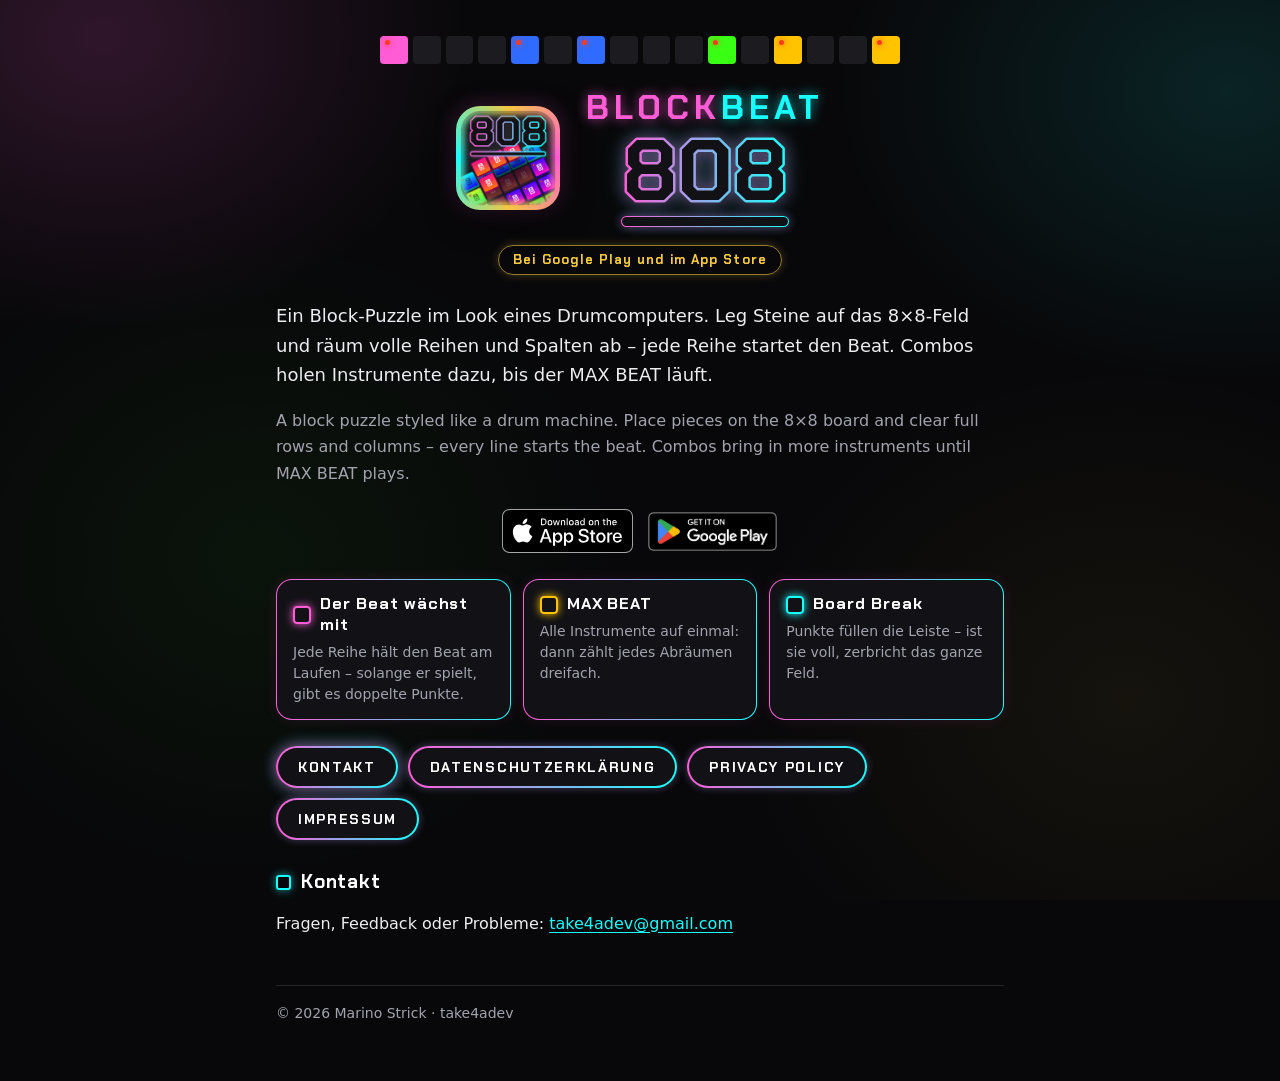
<file: index.html>
<!doctype html>
<html lang="de">
<head>
<meta charset="utf-8">
<meta name="viewport" content="width=device-width,initial-scale=1">
<title>Blockbeat 808</title>
<meta name="description" content="Blockbeat 808 – Block-Puzzle mit einem Beat, der beim Abräumen mitwächst. Für Android und iPhone.">
<meta name="theme-color" content="#08080A">
<link rel="icon" href="icon.png?v=2">
<link rel="stylesheet" href="style.css?v=3">
<script src="stores.js?v=3"></script>
</head>
<body>
<main>
  <div class="steps" aria-hidden="true">
    <span class="on" style="background:#FF5CD6"></span><span></span><span></span><span></span>
    <span class="on" style="background:#2F6BFF"></span><span></span><span class="on" style="background:#2F6BFF"></span><span></span>
    <span></span><span></span><span class="on" style="background:#39FF14"></span><span></span>
    <span class="on" style="background:#FFC300"></span><span></span><span></span><span class="on" style="background:#FFC300"></span>
  </div>

  <div class="hero">
    <img src="icon.png?v=2" alt="App-Symbol von Blockbeat 808">
    <div class="title">
      <div class="t1"><span class="b">BLOCK</span><span class="c">BEAT</span></div>
      <svg viewBox="0 0 200 84" role="img" aria-label="808">
        <defs><linearGradient id="g808" x1="0" x2="1"><stop offset="0" stop-color="#FF5CD6"/><stop offset="1" stop-color="#18FFFF"/></linearGradient></defs>
        <text x="100" y="72" text-anchor="middle" font-family="ChakraPetch, sans-serif" font-weight="700" font-size="86"
          fill="#121216" stroke="url(#g808)" stroke-width="5" stroke-linejoin="round" paint-order="stroke">808</text>
      </svg>
      <div class="bar"></div>
    </div>
  </div>
  <div class="center"><span class="badge" id="badge">Jetzt bei Google Play · bald im App Store</span></div>

  <p class="lead">Ein Block-Puzzle im Look eines Drumcomputers. Leg Steine auf das 8×8-Feld und räum volle
    Reihen und Spalten ab – jede Reihe startet den Beat. Combos holen Instrumente dazu, bis der MAX BEAT läuft.</p>
  <p class="dim">A block puzzle styled like a drum machine. Place pieces on the 8×8 board and clear full rows
    and columns – every line starts the beat. Combos bring in more instruments until MAX BEAT plays.</p>

  <div class="stores" id="stores"><a href="https://play.google.com/store/apps/details?id=com.blockbeat808.game">Google Play</a></div>

  <div class="features">
    <div class="feature" style="--c:#FF5CD6"><b>Der Beat wächst mit</b>
      <p>Jede Reihe hält den Beat am Laufen – solange er spielt, gibt es doppelte Punkte.</p></div>
    <div class="feature" style="--c:#FFC300"><b>MAX BEAT</b>
      <p>Alle Instrumente auf einmal: dann zählt jedes Abräumen dreifach.</p></div>
    <div class="feature" style="--c:#18FFFF"><b>Board Break</b>
      <p>Punkte füllen die Leiste – ist sie voll, zerbricht das ganze Feld.</p></div>
  </div>

  <nav>
    <a class="primary" href="mailto:take4adev@gmail.com">Kontakt</a>
    <a href="datenschutz.html">Datenschutzerklärung</a>
    <a href="privacy.html">Privacy Policy</a>
    <a href="impressum.html">Impressum</a>
  </nav>

  <h2>Kontakt</h2>
  <p>Fragen, Feedback oder Probleme: <a href="mailto:take4adev@gmail.com">take4adev@gmail.com</a></p>

  <footer>© 2026 Marino Strick · take4adev</footer>
</main>
<script>
  // The iPhone button and badge follow stores.js (owner 2026-11-11).
  if (BB.appleLive) document.getElementById('badge').textContent = 'Bei Google Play und im App Store';
  BB.badges(document.getElementById('stores'));
</script>
</body>
</html>
</file>
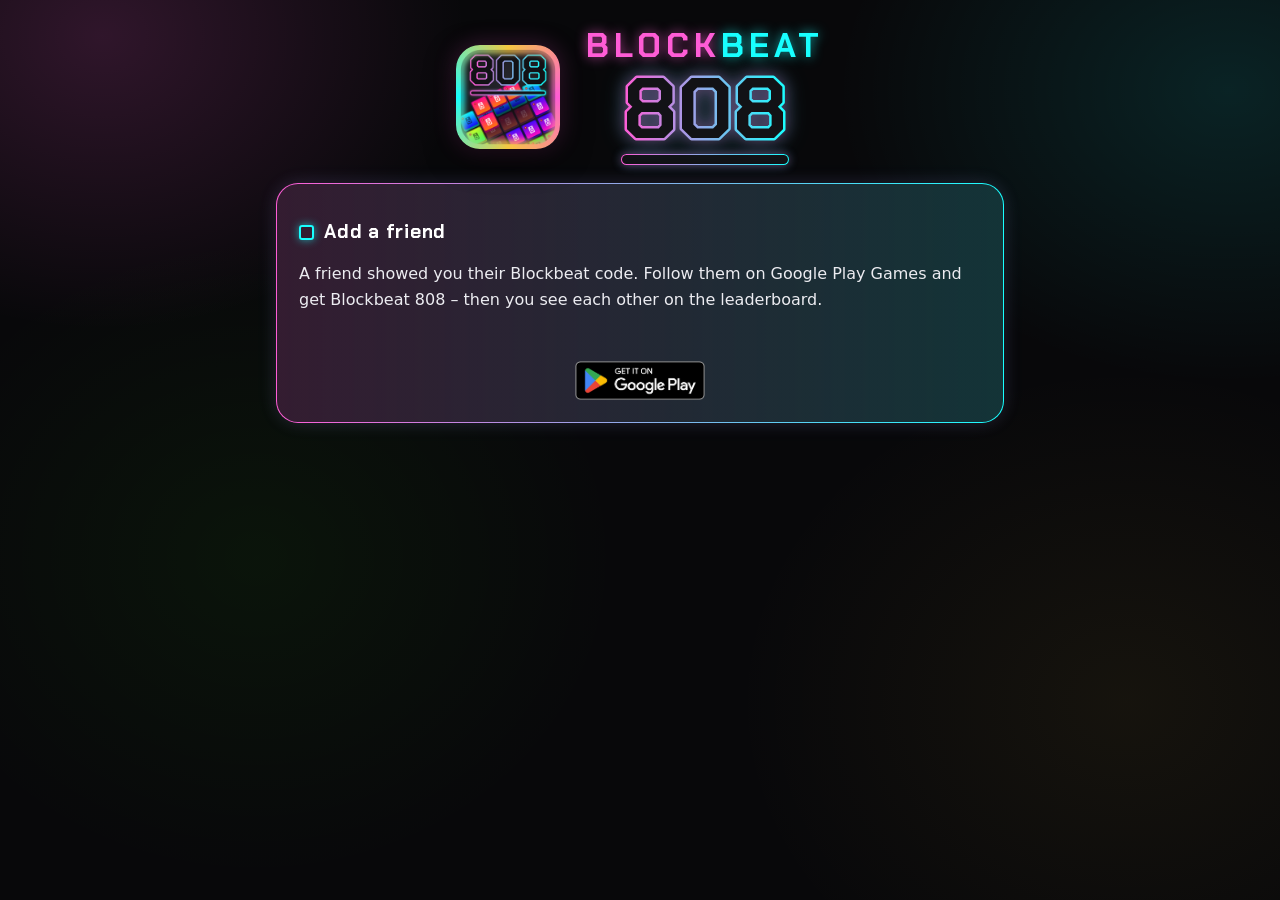
<file: add/index.html>
<!doctype html>
<html lang="de">
<head>
<meta charset="utf-8">
<meta name="viewport" content="width=device-width,initial-scale=1">
<title>Freund hinzufügen – Blockbeat 808</title>
<meta name="robots" content="noindex">
<meta name="theme-color" content="#08080A">
<link rel="icon" href="../icon.png?v=2">
<link rel="stylesheet" href="../style.css?v=3">
<!-- Friend QR code from the game (owner 2026-11-02, lib/ui/invite.dart): with
     the game installed Android opens this link in the game itself (App Link,
     ../.well-known/assetlinks.json), which opens the friend's Play Games
     profile. This page only shows without the game (owner's variant B
     2026-11-03): "follow" = the profile by Play Games name (?n=, Google's
     share link my.play/<name>), and the store. Old codes carried ?p=<id>.
     iPhone (owner 2026-11-11): no Play Games there, so only the App Store
     (../stores.js). -->
<script src="../stores.js?v=3"></script>
</head>
<body>
<main>
  <div class="hero">
    <img src="../icon.png?v=2" alt="">
    <div class="title">
      <div class="t1"><span class="b">BLOCK</span><span class="c">BEAT</span></div>
      <svg viewBox="0 0 200 84" role="img" aria-label="808">
        <defs><linearGradient id="g808" x1="0" x2="1"><stop offset="0" stop-color="#FF5CD6"/><stop offset="1" stop-color="#18FFFF"/></linearGradient></defs>
        <text x="100" y="72" text-anchor="middle" font-family="ChakraPetch, sans-serif" font-weight="700" font-size="86"
          fill="#121216" stroke="url(#g808)" stroke-width="5" stroke-linejoin="round" paint-order="stroke">808</text>
      </svg>
      <div class="bar"></div>
    </div>
  </div>
  <div class="card">
    <h2 id="h">Freund hinzufügen</h2>
    <p id="p">Ein Freund hat dir seinen Blockbeat-Code gezeigt. Folge ihm bei Google Play Spiele und hol dir
      Blockbeat 808 – dann seht ihr euch in der Bestenliste.</p>
    <nav>
      <a class="primary" id="follow" href="https://play.google.com/games/profile">Profil folgen</a>
    </nav>
    <div class="stores" id="store"><a href="https://play.google.com/store/apps/details?id=com.blockbeat808.game">Google Play</a></div>
  </div>
</main>
<script>
  (function () {
    var name = new URLSearchParams(location.search).get('n') || '';
    var follow = document.getElementById('follow');
    if (/^[^\/?#&<>"\\]{1,40}$/.test(name)) {
      follow.href = 'https://my.play/' + encodeURIComponent(name);
    } else {
      // An old code (player id) or none: no profile to open.
      follow.style.display = 'none';
    }
    var store = document.getElementById('store'), p = document.getElementById('p');
    if (!BB.de) {
      document.documentElement.lang = 'en';
      document.title = 'Add a friend – Blockbeat 808';
      document.getElementById('h').textContent = 'Add a friend';
      p.textContent = 'A friend showed you their Blockbeat code. Follow them on Google ' +
        'Play Games and get Blockbeat 808 – then you see each other on the leaderboard.';
      follow.textContent = 'Follow profile';
    }
    if (BB.ios) {
      // No Google Play Games on the iPhone: only the game itself.
      follow.style.display = 'none';
      BB.badges(store, 'apple', '../');
      if (BB.appleLive) {
        p.textContent = BB.de ? 'Ein Freund hat dir seinen Blockbeat-Code gezeigt. Hol dir Blockbeat 808 im App Store!'
            : 'A friend showed you their Blockbeat code. Get Blockbeat 808 on the App Store!';
      } else {
        p.textContent = BB.de ? 'Ein Freund hat dir seinen Blockbeat-Code gezeigt. Auf dem iPhone kommt Blockbeat 808 bald in den App Store.'
            : 'A friend showed you their Blockbeat code. Blockbeat 808 is coming to the App Store for iPhone soon.';
      }
    } else {
      BB.badges(store, 'play', '../');
    }
  })();
</script>
</body>
</html>
</file>
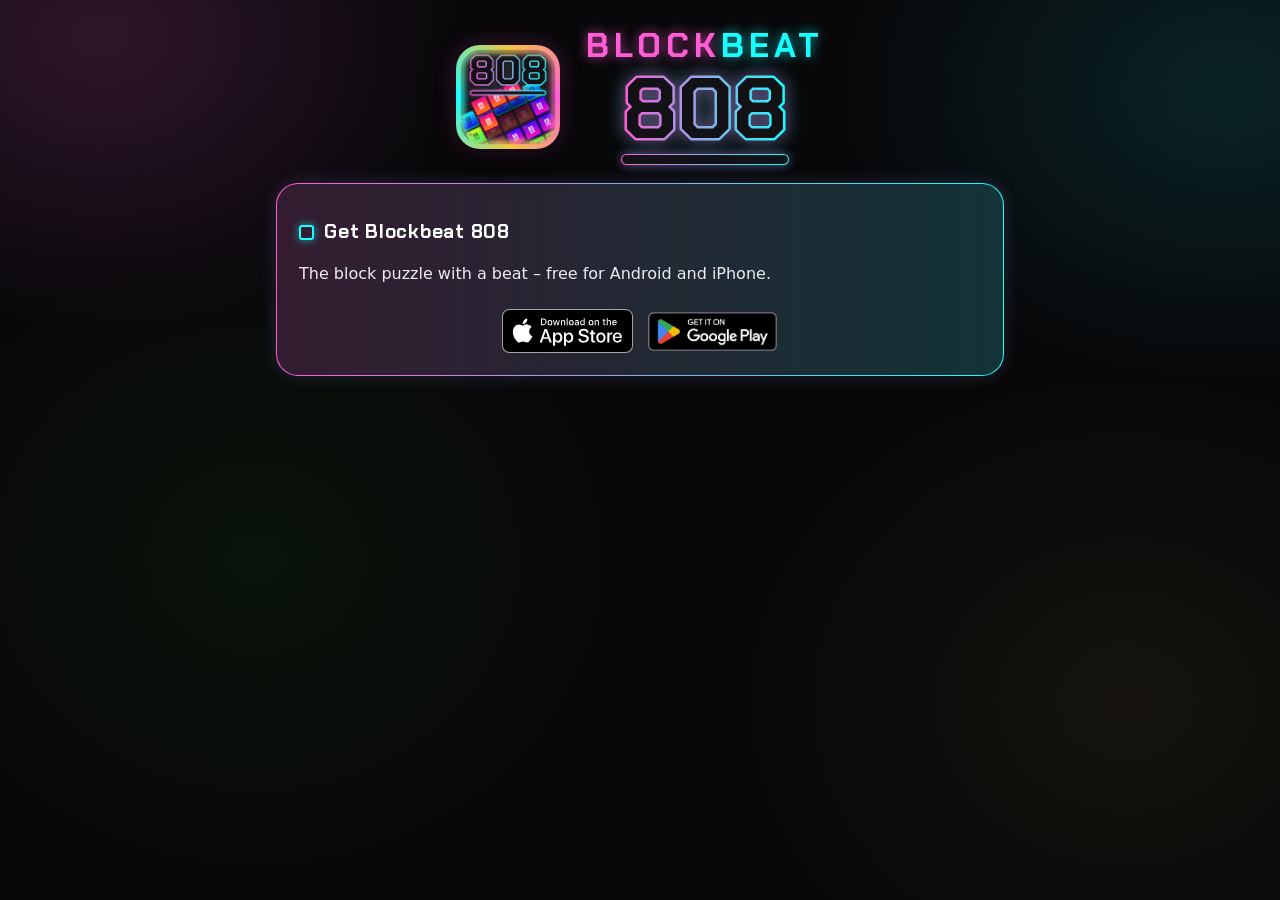
<file: get/index.html>
<!doctype html>
<html lang="de">
<head>
<meta charset="utf-8">
<meta name="viewport" content="width=device-width,initial-scale=1">
<title>Blockbeat 808 – the block puzzle with a beat</title>
<meta name="description" content="Free for Android and iPhone. No pop-up ads.">
<meta name="theme-color" content="#08080A">
<!-- Link preview in Teams, WhatsApp, Slack etc. (owner 2026-11-13: English,
     with a picture; share.png = 1200x630, made from the site's own logo). -->
<meta property="og:type" content="website">
<meta property="og:site_name" content="Blockbeat 808">
<meta property="og:title" content="Blockbeat 808 – the block puzzle with a beat">
<meta property="og:description" content="Free for Android and iPhone. No pop-up ads.">
<meta property="og:image" content="https://blockbeat808.github.io/share.png">
<meta property="og:image:width" content="1200">
<meta property="og:image:height" content="630">
<meta name="twitter:card" content="summary_large_image">
<link rel="icon" href="../icon.png?v=2">
<link rel="stylesheet" href="../style.css?v=3">
<!-- One link for everyone (owner 2026-11-11): Android -> Google Play,
     iPhone -> App Store (once ../stores.js says appleLive), everything else
     (computer, iPhone before the release) sees both buttons. Used by the
     game's "Einladen" text (lib/ui/invite.dart) and for posters/videos. -->
<script src="../stores.js?v=3"></script>
<script>
  if (BB.android) location.replace(BB.play);
  else if (BB.ios && BB.appleLive) location.replace(BB.apple);
</script>
</head>
<body>
<main>
  <div class="hero">
    <img src="../icon.png?v=2" alt="">
    <div class="title">
      <div class="t1"><span class="b">BLOCK</span><span class="c">BEAT</span></div>
      <svg viewBox="0 0 200 84" role="img" aria-label="808">
        <defs><linearGradient id="g808" x1="0" x2="1"><stop offset="0" stop-color="#FF5CD6"/><stop offset="1" stop-color="#18FFFF"/></linearGradient></defs>
        <text x="100" y="72" text-anchor="middle" font-family="ChakraPetch, sans-serif" font-weight="700" font-size="86"
          fill="#121216" stroke="url(#g808)" stroke-width="5" stroke-linejoin="round" paint-order="stroke">808</text>
      </svg>
      <div class="bar"></div>
    </div>
  </div>
  <div class="card">
    <h2 id="h">Blockbeat 808 holen</h2>
    <p id="p">Das Block-Puzzle mit dem Beat – kostenlos für Android und iPhone.</p>
    <div class="stores" id="stores"><a href="https://play.google.com/store/apps/details?id=com.blockbeat808.game">Google Play</a></div>
  </div>
</main>
<script>
  (function () {
    var p = document.getElementById('p');
    BB.badges(document.getElementById('stores'), null, '../');
    if (!BB.appleLive && BB.ios) p.textContent = BB.de ? 'Auf dem iPhone kommt Blockbeat 808 bald in den App Store.'
        : 'Blockbeat 808 is coming to the App Store for iPhone soon.';
    if (!BB.de) {
      document.documentElement.lang = 'en';
      document.getElementById('h').textContent = 'Get Blockbeat 808';
      if (BB.appleLive || !BB.ios) p.textContent = 'The block puzzle with a beat – free for Android and iPhone.';
    }
  })();
</script>
</body>
</html>
</file>
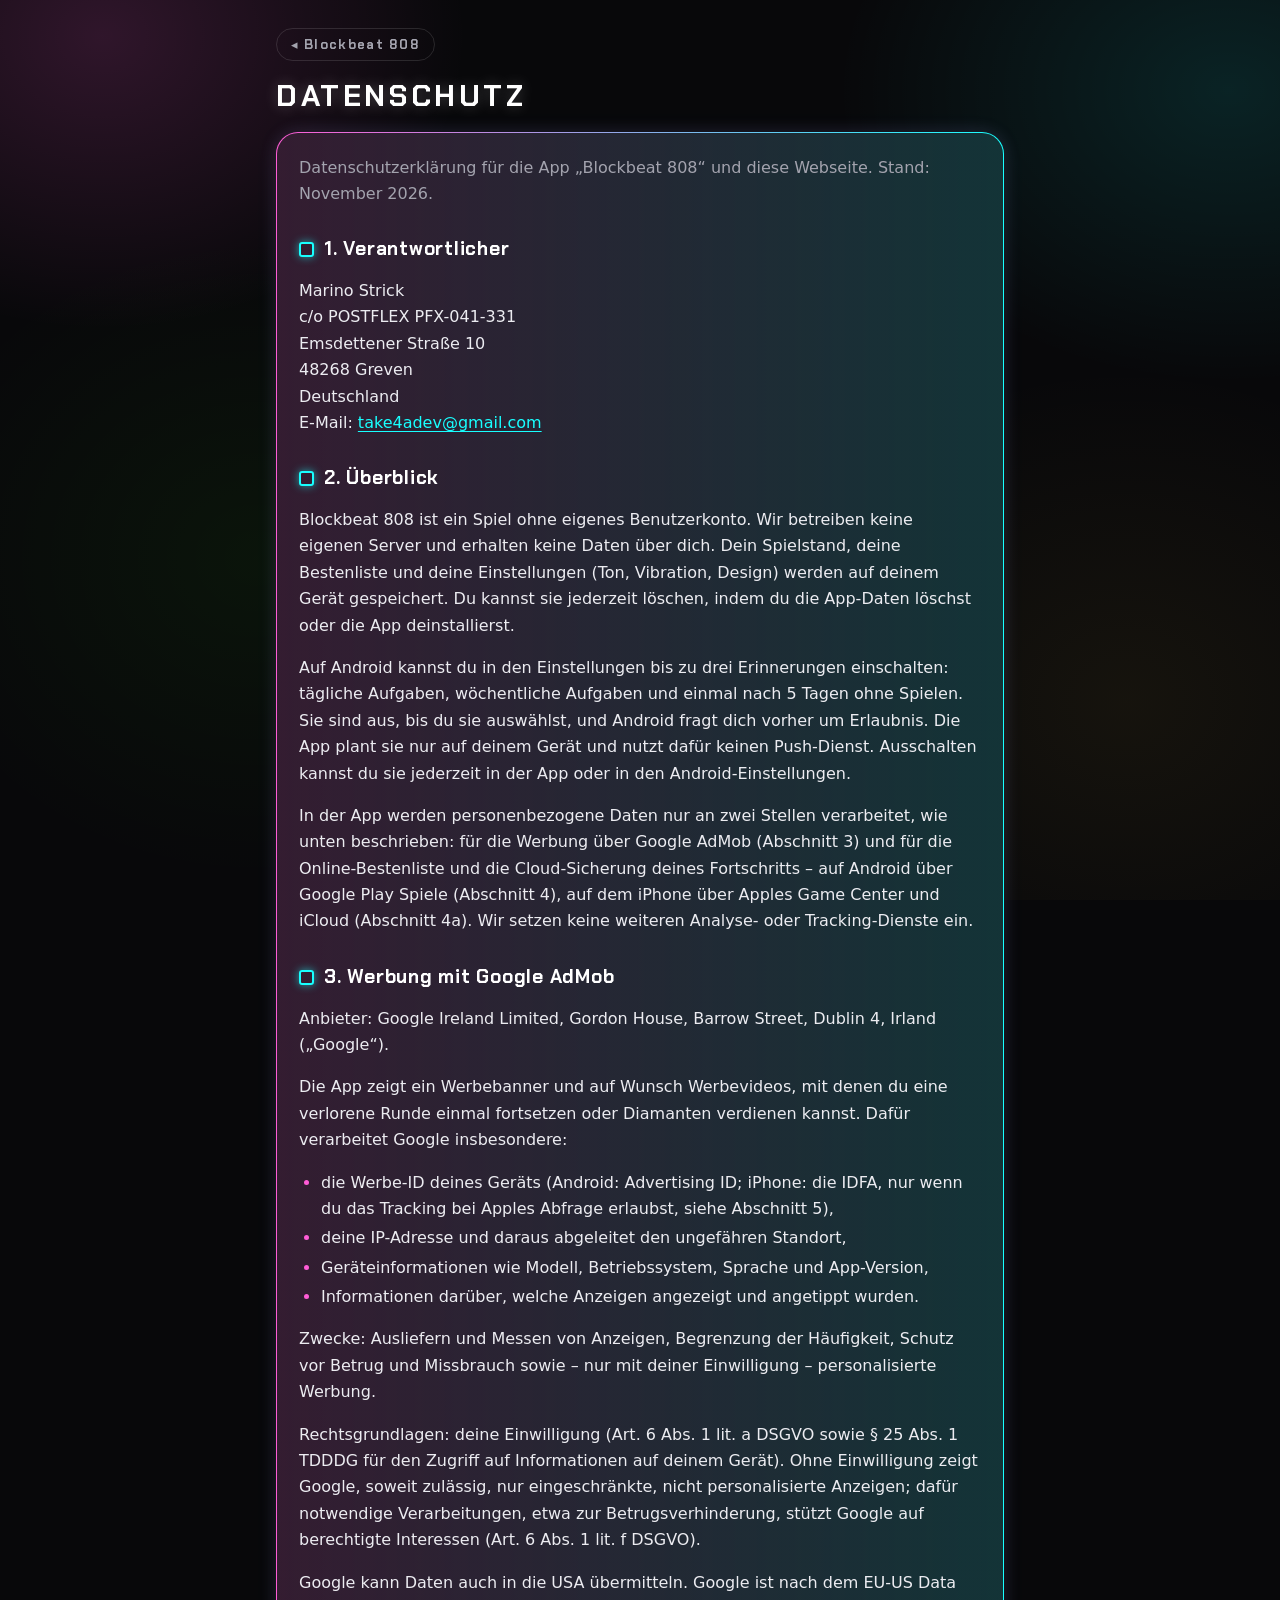
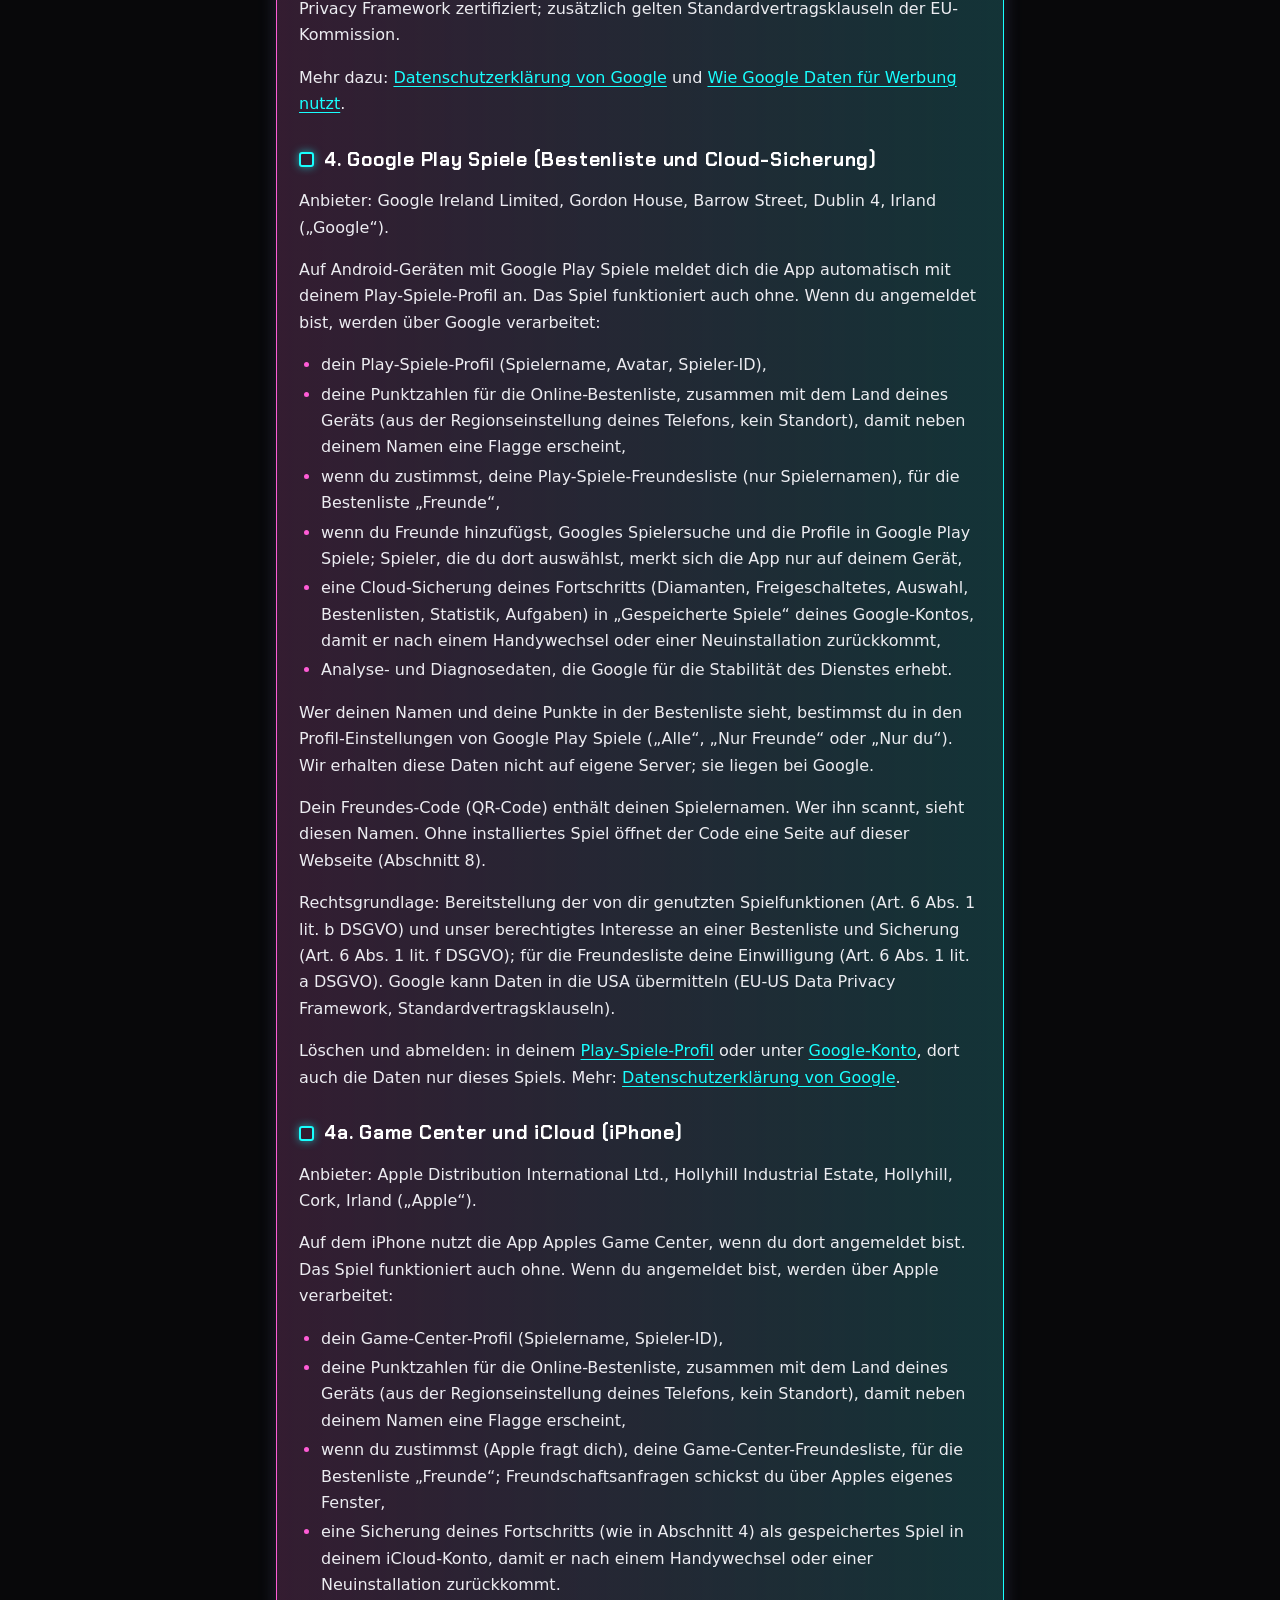
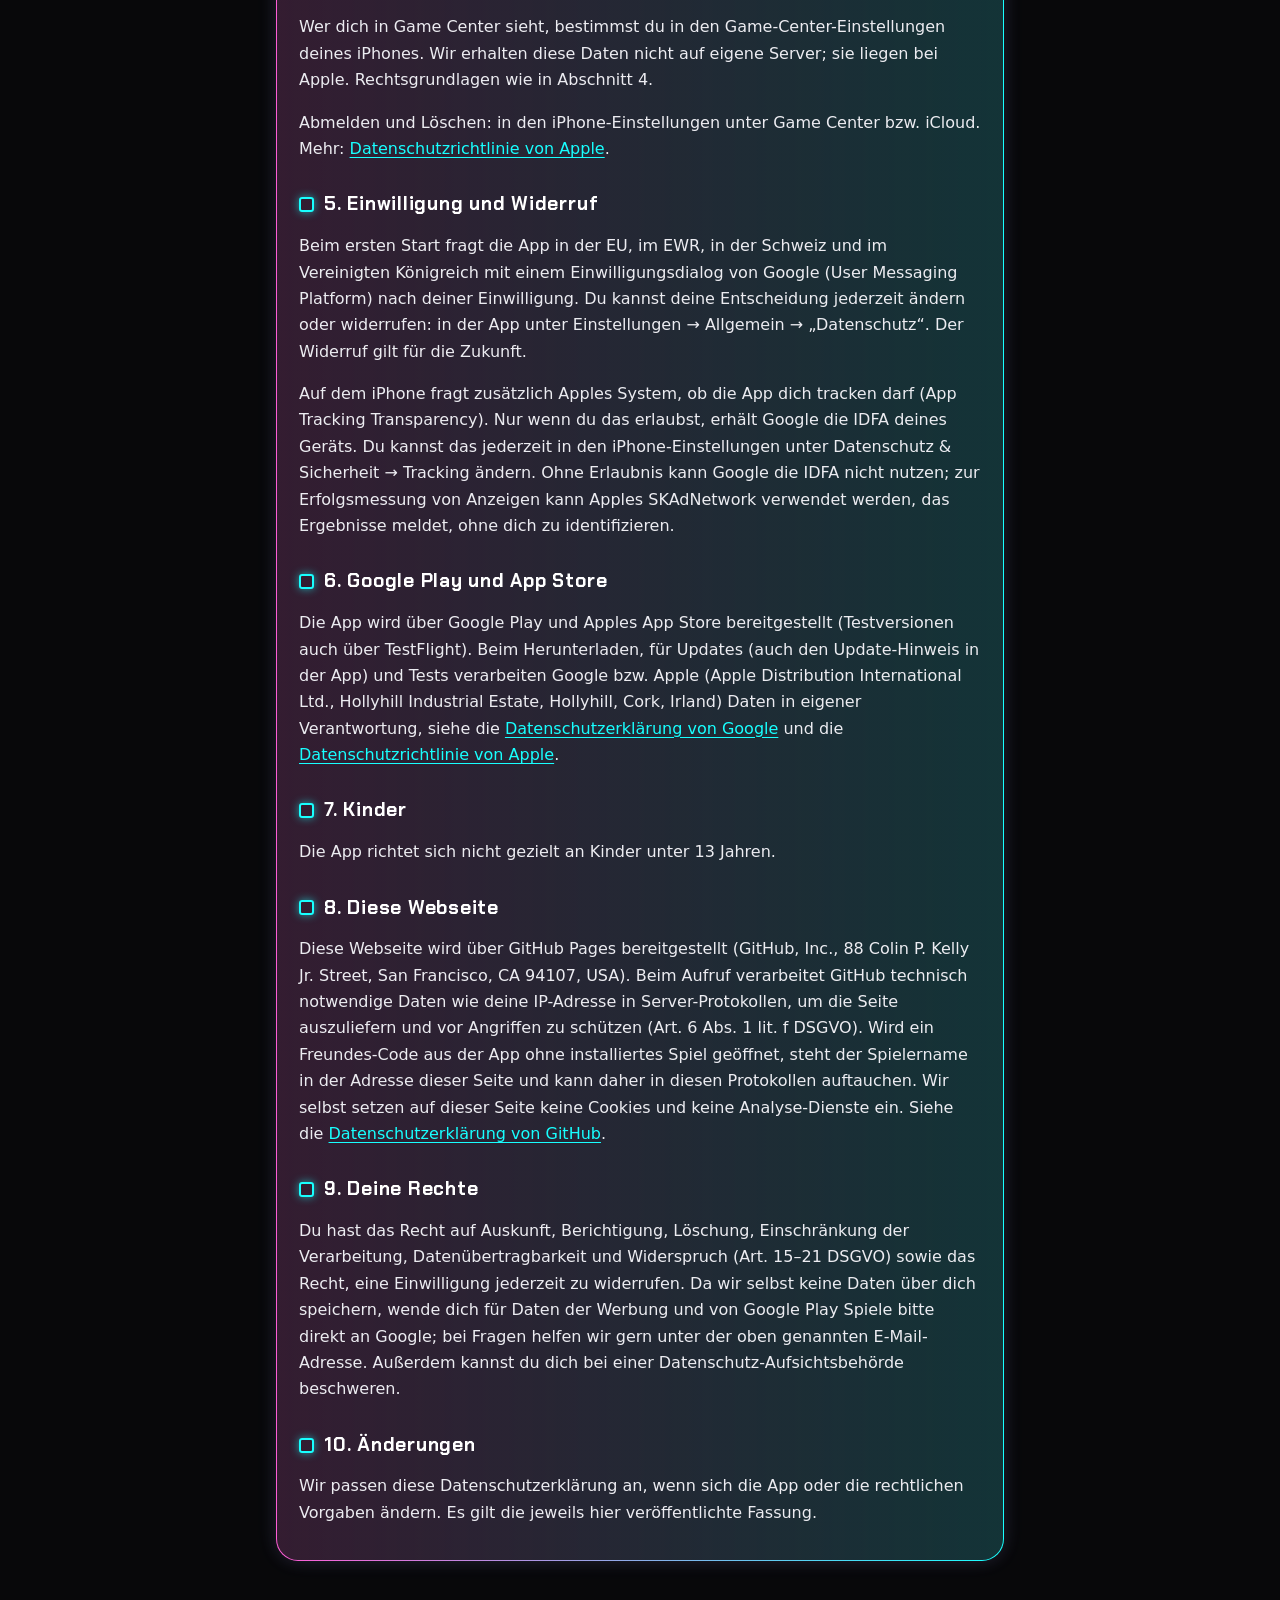
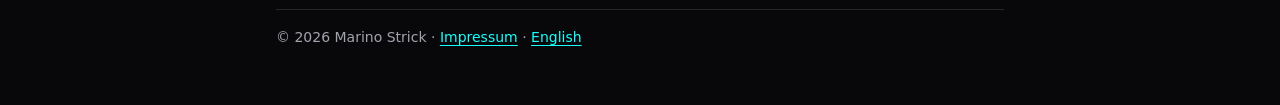
<file: datenschutz.html>
<!doctype html>
<html lang="de">
<head>
<meta charset="utf-8">
<meta name="viewport" content="width=device-width,initial-scale=1">
<title>Datenschutzerklärung – Blockbeat 808</title>
<meta name="theme-color" content="#08080A">
<link rel="icon" href="icon.png?v=2">
<link rel="stylesheet" href="style.css?v=2">
</head>
<body>
<main>
  <a class="back" href="index.html">◂ Blockbeat 808</a>
  <h1>DATENSCHUTZ</h1>
  <div class="card">
  <p class="dim">Datenschutzerklärung für die App „Blockbeat 808“ und diese Webseite. Stand: November 2026.</p>

  <h2>1. Verantwortlicher</h2>
  <p>Marino Strick<br>c/o POSTFLEX PFX-041-331<br>Emsdettener Straße 10<br>48268 Greven<br>Deutschland<br>
    E-Mail: <a href="mailto:take4adev@gmail.com">take4adev@gmail.com</a></p>

  <h2>2. Überblick</h2>
  <p>Blockbeat 808 ist ein Spiel ohne eigenes Benutzerkonto. Wir betreiben keine eigenen Server und
    erhalten keine Daten über dich. Dein Spielstand, deine Bestenliste und deine Einstellungen (Ton,
    Vibration, Design) werden auf deinem Gerät gespeichert. Du kannst sie jederzeit löschen, indem du die
    App-Daten löschst oder die App deinstallierst.</p>
  <p>Auf Android kannst du in den Einstellungen bis zu drei Erinnerungen einschalten: tägliche Aufgaben,
    wöchentliche Aufgaben und einmal nach 5 Tagen ohne Spielen. Sie sind aus, bis du sie auswählst, und Android
    fragt dich vorher um Erlaubnis. Die App plant sie nur auf deinem Gerät und nutzt dafür keinen Push-Dienst.
    Ausschalten kannst du sie jederzeit in der App oder in den Android-Einstellungen.</p>
  <p>In der App werden personenbezogene Daten nur an zwei Stellen verarbeitet, wie unten beschrieben: für die
    Werbung über Google AdMob (Abschnitt 3) und für die Online-Bestenliste und die Cloud-Sicherung deines
    Fortschritts – auf Android über Google Play Spiele (Abschnitt 4), auf dem iPhone über Apples Game Center
    und iCloud (Abschnitt 4a). Wir setzen keine
    weiteren Analyse- oder Tracking-Dienste ein.</p>

  <h2>3. Werbung mit Google AdMob</h2>
  <p>Anbieter: Google Ireland Limited, Gordon House, Barrow Street, Dublin 4, Irland („Google“).</p>
  <p>Die App zeigt ein Werbebanner und auf Wunsch Werbevideos, mit denen du eine verlorene Runde einmal
    fortsetzen oder Diamanten verdienen kannst. Dafür verarbeitet Google insbesondere:</p>
  <ul>
    <li>die Werbe-ID deines Geräts (Android: Advertising ID; iPhone: die IDFA, nur wenn du das Tracking
      bei Apples Abfrage erlaubst, siehe Abschnitt 5),</li>
    <li>deine IP-Adresse und daraus abgeleitet den ungefähren Standort,</li>
    <li>Geräteinformationen wie Modell, Betriebssystem, Sprache und App-Version,</li>
    <li>Informationen darüber, welche Anzeigen angezeigt und angetippt wurden.</li>
  </ul>
  <p>Zwecke: Ausliefern und Messen von Anzeigen, Begrenzung der Häufigkeit, Schutz vor Betrug und
    Missbrauch sowie – nur mit deiner Einwilligung – personalisierte Werbung.</p>
  <p>Rechtsgrundlagen: deine Einwilligung (Art. 6 Abs. 1 lit. a DSGVO sowie § 25 Abs. 1 TDDDG für den
    Zugriff auf Informationen auf deinem Gerät). Ohne Einwilligung zeigt Google, soweit zulässig, nur
    eingeschränkte, nicht personalisierte Anzeigen; dafür notwendige Verarbeitungen, etwa zur
    Betrugsverhinderung, stützt Google auf berechtigte Interessen (Art. 6 Abs. 1 lit. f DSGVO).</p>
  <p>Google kann Daten auch in die USA übermitteln. Google ist nach dem EU-US Data Privacy Framework
    zertifiziert; zusätzlich gelten Standardvertragsklauseln der EU-Kommission.</p>
  <p>Mehr dazu: <a href="https://policies.google.com/privacy">Datenschutzerklärung von Google</a> und
    <a href="https://policies.google.com/technologies/ads">Wie Google Daten für Werbung nutzt</a>.</p>

  <h2>4. Google Play Spiele (Bestenliste und Cloud-Sicherung)</h2>
  <p>Anbieter: Google Ireland Limited, Gordon House, Barrow Street, Dublin 4, Irland („Google“).</p>
  <p>Auf Android-Geräten mit Google Play Spiele meldet dich die App automatisch mit deinem Play-Spiele-Profil
    an. Das Spiel funktioniert auch ohne. Wenn du angemeldet bist, werden über Google verarbeitet:</p>
  <ul>
    <li>dein Play-Spiele-Profil (Spielername, Avatar, Spieler-ID),</li>
    <li>deine Punktzahlen für die Online-Bestenliste, zusammen mit dem Land deines Geräts (aus der
      Regionseinstellung deines Telefons, kein Standort), damit neben deinem Namen eine Flagge erscheint,</li>
    <li>wenn du zustimmst, deine Play-Spiele-Freundesliste (nur Spielernamen), für die Bestenliste „Freunde“,</li>
    <li>wenn du Freunde hinzufügst, Googles Spielersuche und die Profile in Google Play Spiele; Spieler, die du
      dort auswählst, merkt sich die App nur auf deinem Gerät,</li>
    <li>eine Cloud-Sicherung deines Fortschritts (Diamanten, Freigeschaltetes, Auswahl, Bestenlisten,
      Statistik, Aufgaben) in „Gespeicherte Spiele“ deines Google-Kontos, damit er nach einem Handywechsel
      oder einer Neuinstallation zurückkommt,</li>
    <li>Analyse- und Diagnosedaten, die Google für die Stabilität des Dienstes erhebt.</li>
  </ul>
  <p>Wer deinen Namen und deine Punkte in der Bestenliste sieht, bestimmst du in den Profil-Einstellungen
    von Google Play Spiele („Alle“, „Nur Freunde“ oder „Nur du“). Wir erhalten diese Daten nicht auf eigene
    Server; sie liegen bei Google.</p>
  <p>Dein Freundes-Code (QR-Code) enthält deinen Spielernamen. Wer ihn scannt, sieht diesen Namen. Ohne
    installiertes Spiel öffnet der Code eine Seite auf dieser Webseite (Abschnitt 8).</p>
  <p>Rechtsgrundlage: Bereitstellung der von dir genutzten Spielfunktionen (Art. 6 Abs. 1 lit. b DSGVO)
    und unser berechtigtes Interesse an einer Bestenliste und Sicherung (Art. 6 Abs. 1 lit. f DSGVO);
    für die Freundesliste deine Einwilligung (Art. 6 Abs. 1 lit. a DSGVO). Google kann Daten in die USA
    übermitteln (EU-US Data Privacy Framework, Standardvertragsklauseln).</p>
  <p>Löschen und abmelden: in deinem <a href="https://play.google.com/games/profile">Play-Spiele-Profil</a>
    oder unter <a href="https://myaccount.google.com">Google-Konto</a>, dort auch die Daten nur dieses Spiels.
    Mehr: <a href="https://policies.google.com/privacy">Datenschutzerklärung von Google</a>.</p>

  <h2>4a. Game Center und iCloud (iPhone)</h2>
  <p>Anbieter: Apple Distribution International Ltd., Hollyhill Industrial Estate, Hollyhill, Cork, Irland („Apple“).</p>
  <p>Auf dem iPhone nutzt die App Apples Game Center, wenn du dort angemeldet bist. Das Spiel funktioniert auch
    ohne. Wenn du angemeldet bist, werden über Apple verarbeitet:</p>
  <ul>
    <li>dein Game-Center-Profil (Spielername, Spieler-ID),</li>
    <li>deine Punktzahlen für die Online-Bestenliste, zusammen mit dem Land deines Geräts (aus der
      Regionseinstellung deines Telefons, kein Standort), damit neben deinem Namen eine Flagge erscheint,</li>
    <li>wenn du zustimmst (Apple fragt dich), deine Game-Center-Freundesliste, für die Bestenliste „Freunde“;
      Freundschaftsanfragen schickst du über Apples eigenes Fenster,</li>
    <li>eine Sicherung deines Fortschritts (wie in Abschnitt 4) als gespeichertes Spiel in deinem
      iCloud-Konto, damit er nach einem Handywechsel oder einer Neuinstallation zurückkommt.</li>
  </ul>
  <p>Wer dich in Game Center sieht, bestimmst du in den Game-Center-Einstellungen deines iPhones. Wir erhalten
    diese Daten nicht auf eigene Server; sie liegen bei Apple. Rechtsgrundlagen wie in Abschnitt 4.</p>
  <p>Abmelden und Löschen: in den iPhone-Einstellungen unter Game Center bzw. iCloud. Mehr:
    <a href="https://www.apple.com/de/legal/privacy/">Datenschutzrichtlinie von Apple</a>.</p>

  <h2>5. Einwilligung und Widerruf</h2>
  <p>Beim ersten Start fragt die App in der EU, im EWR, in der Schweiz und im Vereinigten Königreich mit
    einem Einwilligungsdialog von Google (User Messaging Platform) nach deiner Einwilligung. Du kannst
    deine Entscheidung jederzeit ändern oder widerrufen: in der App unter Einstellungen → Allgemein →
    „Datenschutz“. Der Widerruf gilt für die Zukunft.</p>
  <p>Auf dem iPhone fragt zusätzlich Apples System, ob die App dich tracken darf (App Tracking
    Transparency). Nur wenn du das erlaubst, erhält Google die IDFA deines Geräts. Du kannst das jederzeit
    in den iPhone-Einstellungen unter Datenschutz &amp; Sicherheit → Tracking ändern. Ohne Erlaubnis kann
    Google die IDFA nicht nutzen; zur Erfolgsmessung von Anzeigen kann Apples SKAdNetwork verwendet werden,
    das Ergebnisse meldet, ohne dich zu identifizieren.</p>

  <h2>6. Google Play und App Store</h2>
  <p>Die App wird über Google Play und Apples App Store bereitgestellt (Testversionen auch über TestFlight).
    Beim Herunterladen, für Updates (auch den Update-Hinweis in der App) und Tests verarbeiten Google bzw. Apple (Apple Distribution International
    Ltd., Hollyhill Industrial Estate, Hollyhill, Cork, Irland) Daten in eigener Verantwortung, siehe die
    <a href="https://policies.google.com/privacy">Datenschutzerklärung von Google</a> und die
    <a href="https://www.apple.com/de/legal/privacy/">Datenschutzrichtlinie von Apple</a>.</p>

  <h2>7. Kinder</h2>
  <p>Die App richtet sich nicht gezielt an Kinder unter 13 Jahren.</p>

  <h2>8. Diese Webseite</h2>
  <p>Diese Webseite wird über GitHub Pages bereitgestellt (GitHub, Inc., 88 Colin P. Kelly Jr. Street,
    San Francisco, CA 94107, USA). Beim Aufruf verarbeitet GitHub technisch notwendige Daten wie deine
    IP-Adresse in Server-Protokollen, um die Seite auszuliefern und vor Angriffen zu schützen
    (Art. 6 Abs. 1 lit. f DSGVO). Wird ein Freundes-Code aus der App ohne installiertes Spiel geöffnet, steht der
    Spielername in der Adresse dieser Seite und kann daher in diesen Protokollen auftauchen. Wir selbst setzen auf dieser Seite keine Cookies und keine Analyse-Dienste
    ein. Siehe die <a href="https://docs.github.com/site-policy/privacy-policies/github-general-privacy-statement">Datenschutzerklärung von GitHub</a>.</p>

  <h2>9. Deine Rechte</h2>
  <p>Du hast das Recht auf Auskunft, Berichtigung, Löschung, Einschränkung der Verarbeitung,
    Datenübertragbarkeit und Widerspruch (Art. 15–21 DSGVO) sowie das Recht, eine Einwilligung jederzeit zu
    widerrufen. Da wir selbst keine Daten über dich speichern, wende dich für Daten der Werbung und von
    Google Play Spiele bitte direkt an Google; bei Fragen helfen wir gern unter der oben genannten E-Mail-Adresse. Außerdem kannst
    du dich bei einer Datenschutz-Aufsichtsbehörde beschweren.</p>

  <h2>10. Änderungen</h2>
  <p>Wir passen diese Datenschutzerklärung an, wenn sich die App oder die rechtlichen Vorgaben ändern.
    Es gilt die jeweils hier veröffentlichte Fassung.</p>

  </div>

  <footer>© 2026 Marino Strick · <a href="impressum.html">Impressum</a> · <a href="privacy.html">English</a></footer>
</main>
</body>
</html>
</file>
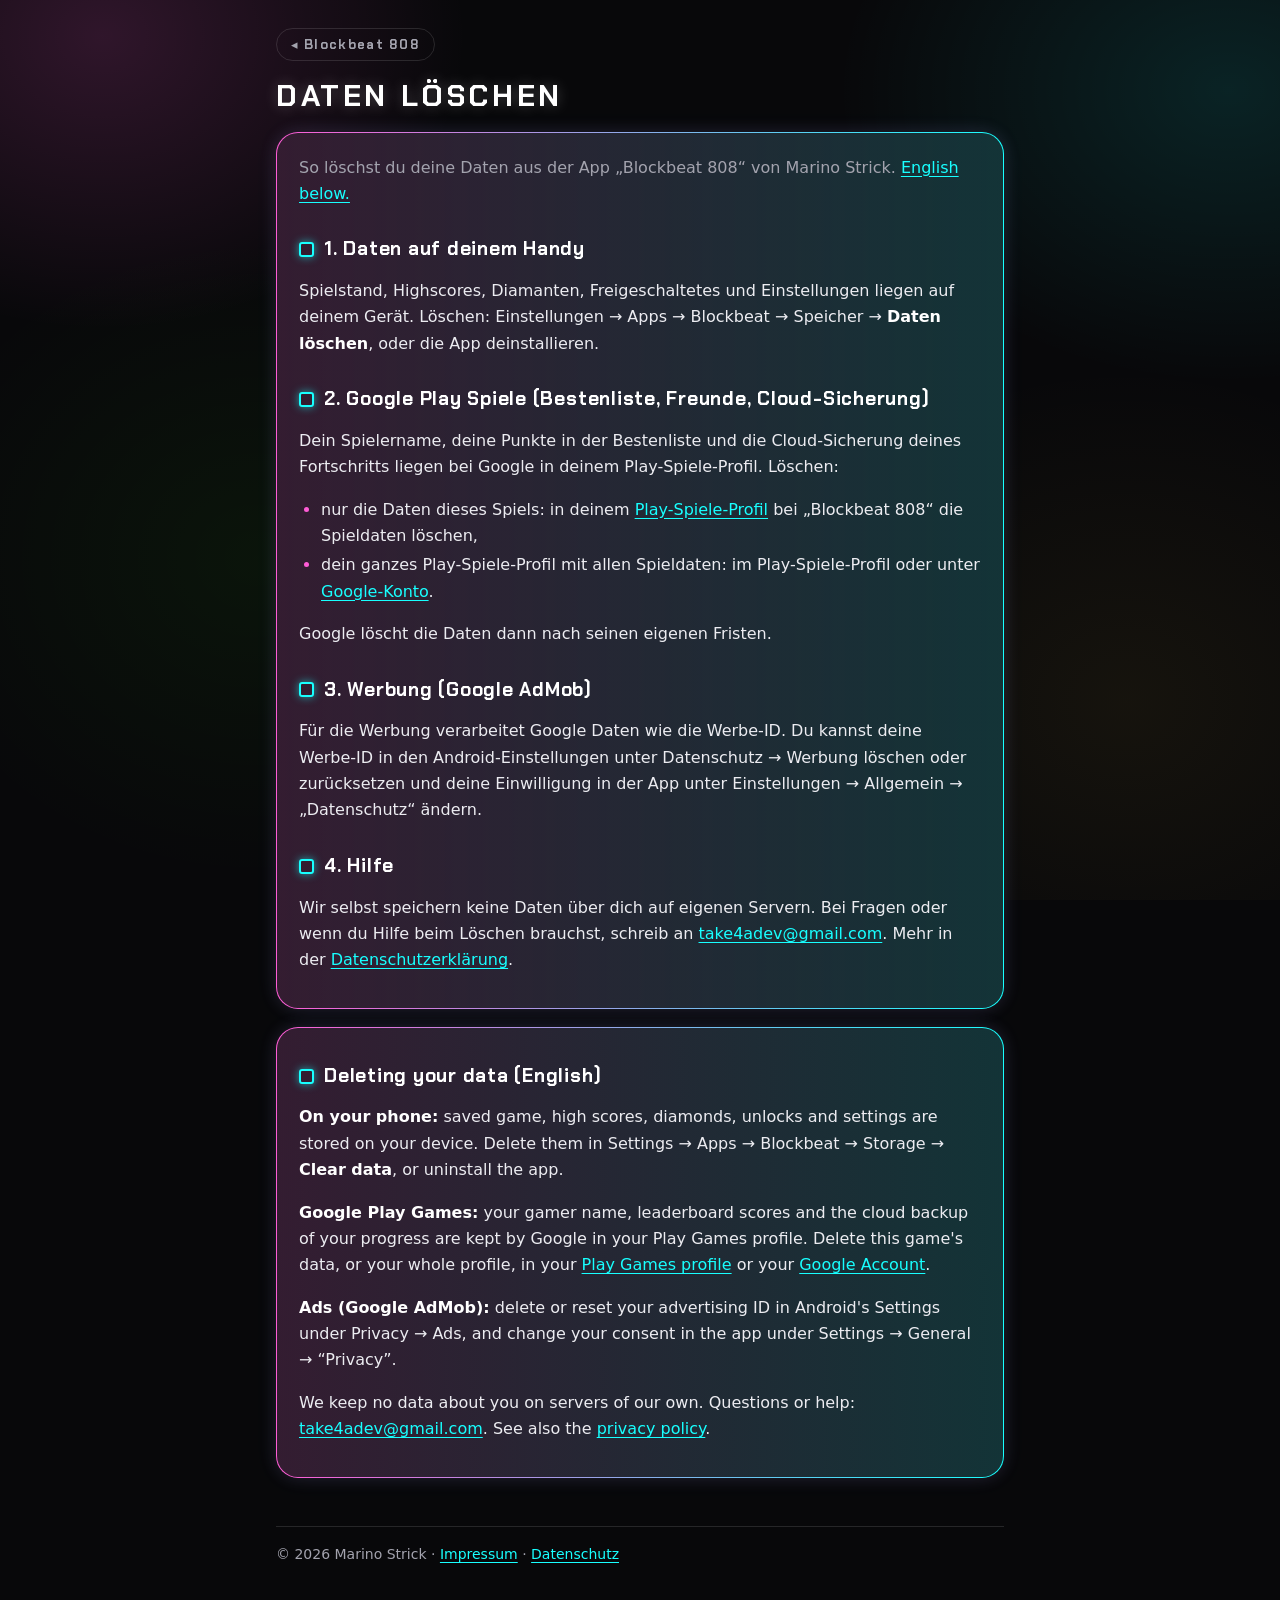
<file: delete.html>
<!doctype html>
<html lang="de">
<head>
<meta charset="utf-8">
<meta name="viewport" content="width=device-width,initial-scale=1">
<title>Daten löschen – Blockbeat 808</title>
<meta name="theme-color" content="#08080A">
<link rel="icon" href="icon.png?v=2">
<link rel="stylesheet" href="style.css?v=2">
<!-- Linked from the Play Console data safety form (owner 2026-11-02). -->
</head>
<body>
<main>
  <a class="back" href="index.html">◂ Blockbeat 808</a>
  <h1>DATEN LÖSCHEN</h1>
  <div class="card">
    <p class="dim">So löschst du deine Daten aus der App „Blockbeat 808“ von Marino Strick.
      <a href="#en">English below.</a></p>

    <h2>1. Daten auf deinem Handy</h2>
    <p>Spielstand, Highscores, Diamanten, Freigeschaltetes und Einstellungen liegen auf deinem Gerät.
      Löschen: Einstellungen → Apps → Blockbeat → Speicher → <b>Daten löschen</b>, oder die App deinstallieren.</p>

    <h2>2. Google Play Spiele (Bestenliste, Freunde, Cloud-Sicherung)</h2>
    <p>Dein Spielername, deine Punkte in der Bestenliste und die Cloud-Sicherung deines Fortschritts liegen bei
      Google in deinem Play-Spiele-Profil. Löschen:</p>
    <ul>
      <li>nur die Daten dieses Spiels: in deinem <a href="https://play.google.com/games/profile">Play-Spiele-Profil</a>
        bei „Blockbeat 808“ die Spieldaten löschen,</li>
      <li>dein ganzes Play-Spiele-Profil mit allen Spieldaten: im Play-Spiele-Profil oder unter
        <a href="https://myaccount.google.com">Google-Konto</a>.</li>
    </ul>
    <p>Google löscht die Daten dann nach seinen eigenen Fristen.</p>

    <h2>3. Werbung (Google AdMob)</h2>
    <p>Für die Werbung verarbeitet Google Daten wie die Werbe-ID. Du kannst deine Werbe-ID in den Android-Einstellungen
      unter Datenschutz → Werbung löschen oder zurücksetzen und deine Einwilligung in der App unter
      Einstellungen → Allgemein → „Datenschutz“ ändern.</p>

    <h2>4. Hilfe</h2>
    <p>Wir selbst speichern keine Daten über dich auf eigenen Servern. Bei Fragen oder wenn du Hilfe beim Löschen
      brauchst, schreib an <a href="mailto:take4adev@gmail.com">take4adev@gmail.com</a>. Mehr in der
      <a href="datenschutz.html">Datenschutzerklärung</a>.</p>
  </div>

  <div class="card" id="en" lang="en">
    <h2>Deleting your data (English)</h2>
    <p><b>On your phone:</b> saved game, high scores, diamonds, unlocks and settings are stored on your device.
      Delete them in Settings → Apps → Blockbeat → Storage → <b>Clear data</b>, or uninstall the app.</p>
    <p><b>Google Play Games:</b> your gamer name, leaderboard scores and the cloud backup of your progress are kept by
      Google in your Play Games profile. Delete this game's data, or your whole profile, in your
      <a href="https://play.google.com/games/profile">Play Games profile</a> or your
      <a href="https://myaccount.google.com">Google Account</a>.</p>
    <p><b>Ads (Google AdMob):</b> delete or reset your advertising ID in Android's Settings under Privacy → Ads, and
      change your consent in the app under Settings → General → “Privacy”.</p>
    <p>We keep no data about you on servers of our own. Questions or help: <a href="mailto:take4adev@gmail.com">take4adev@gmail.com</a>.
      See also the <a href="privacy.html">privacy policy</a>.</p>
  </div>
  <footer>© 2026 Marino Strick · <a href="impressum.html">Impressum</a> · <a href="datenschutz.html">Datenschutz</a></footer>
</main>
</body>
</html>
</file>
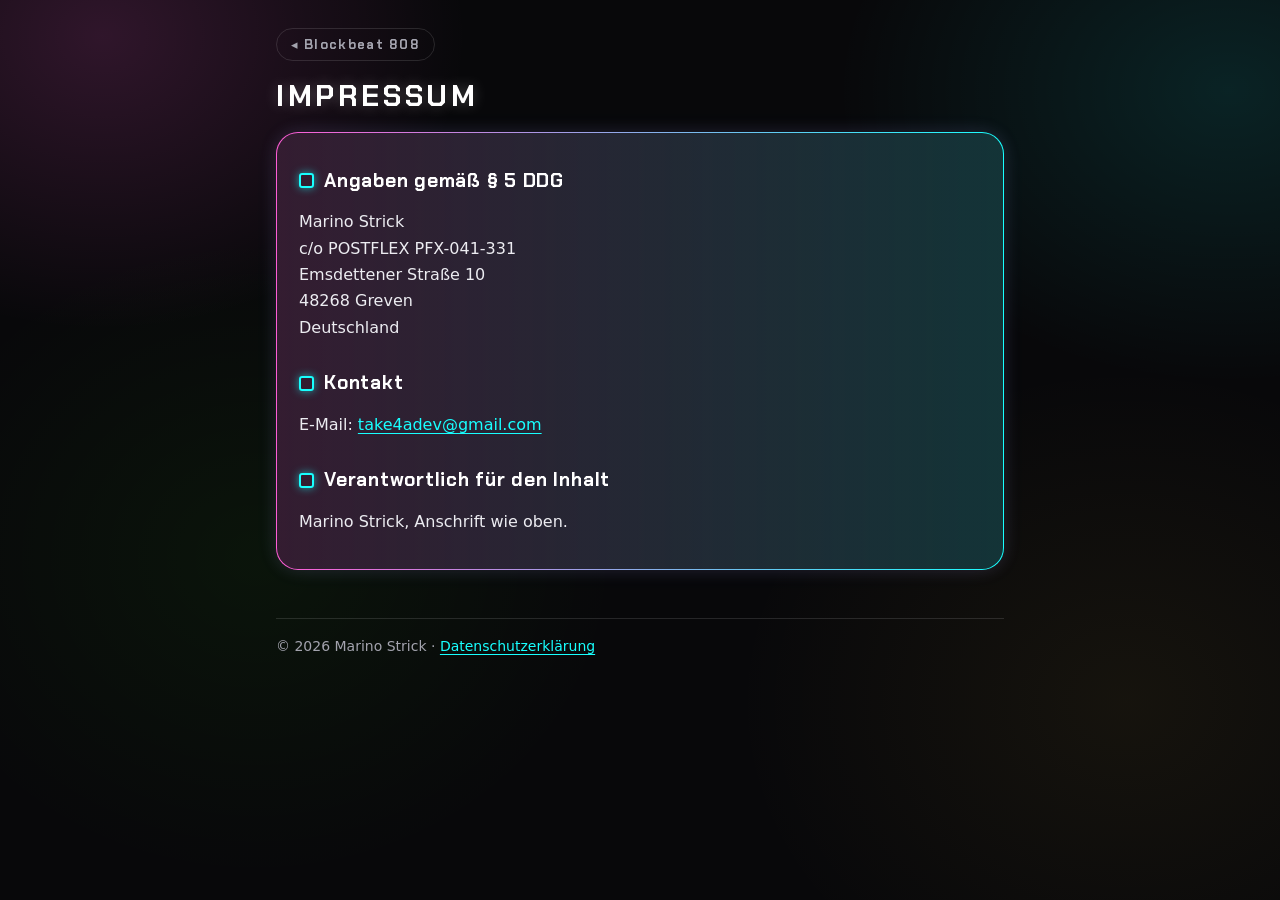
<file: impressum.html>
<!doctype html>
<html lang="de">
<head>
<meta charset="utf-8">
<meta name="viewport" content="width=device-width,initial-scale=1">
<title>Impressum – Blockbeat 808</title>
<meta name="theme-color" content="#08080A">
<link rel="icon" href="icon.png?v=2">
<link rel="stylesheet" href="style.css?v=2">
</head>
<body>
<main>
  <a class="back" href="index.html">◂ Blockbeat 808</a>
  <h1>IMPRESSUM</h1>
  <div class="card">

  <h2>Angaben gemäß § 5 DDG</h2>
  <p>Marino Strick<br>c/o POSTFLEX PFX-041-331<br>Emsdettener Straße 10<br>48268 Greven<br>Deutschland</p>

  <h2>Kontakt</h2>
  <p>E-Mail: <a href="mailto:take4adev@gmail.com">take4adev@gmail.com</a></p>

  <h2>Verantwortlich für den Inhalt</h2>
  <p>Marino Strick, Anschrift wie oben.</p>

  </div>

  <footer>© 2026 Marino Strick · <a href="datenschutz.html">Datenschutzerklärung</a></footer>
</main>
</body>
</html>
</file>
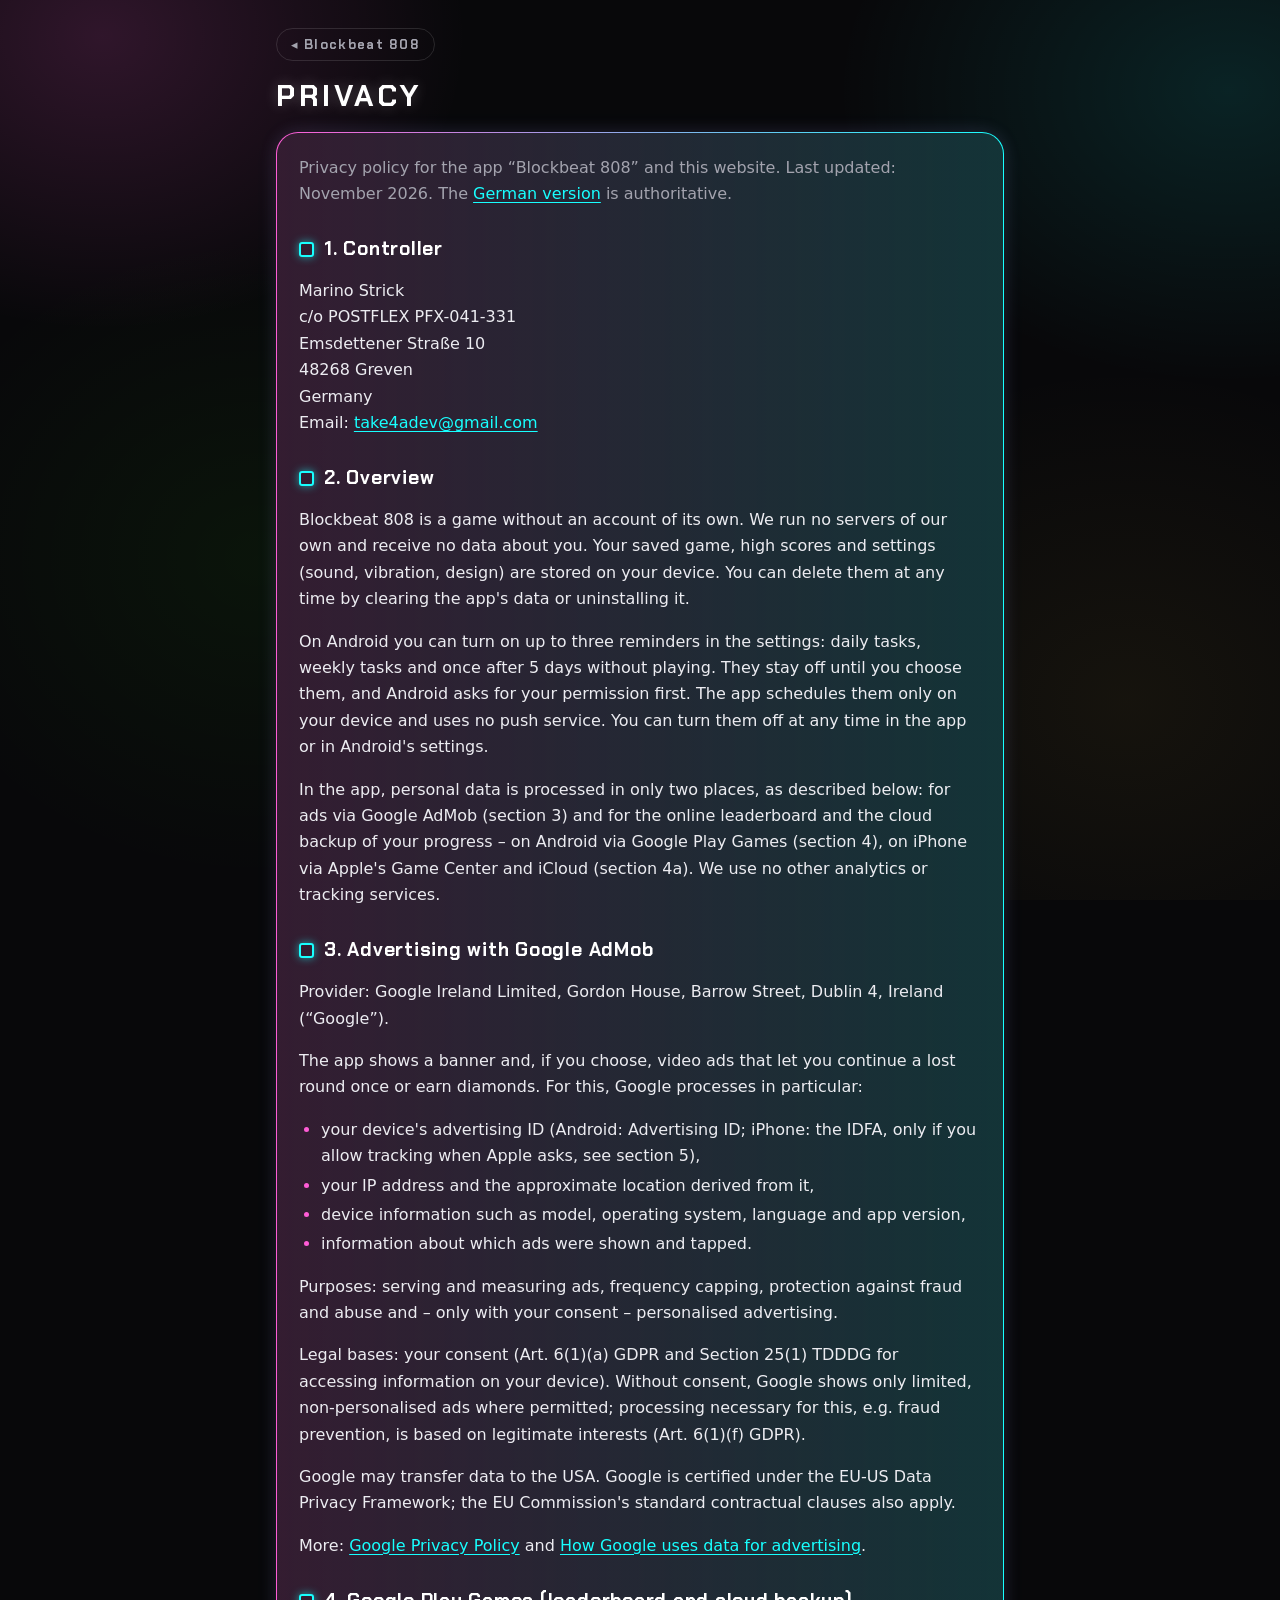
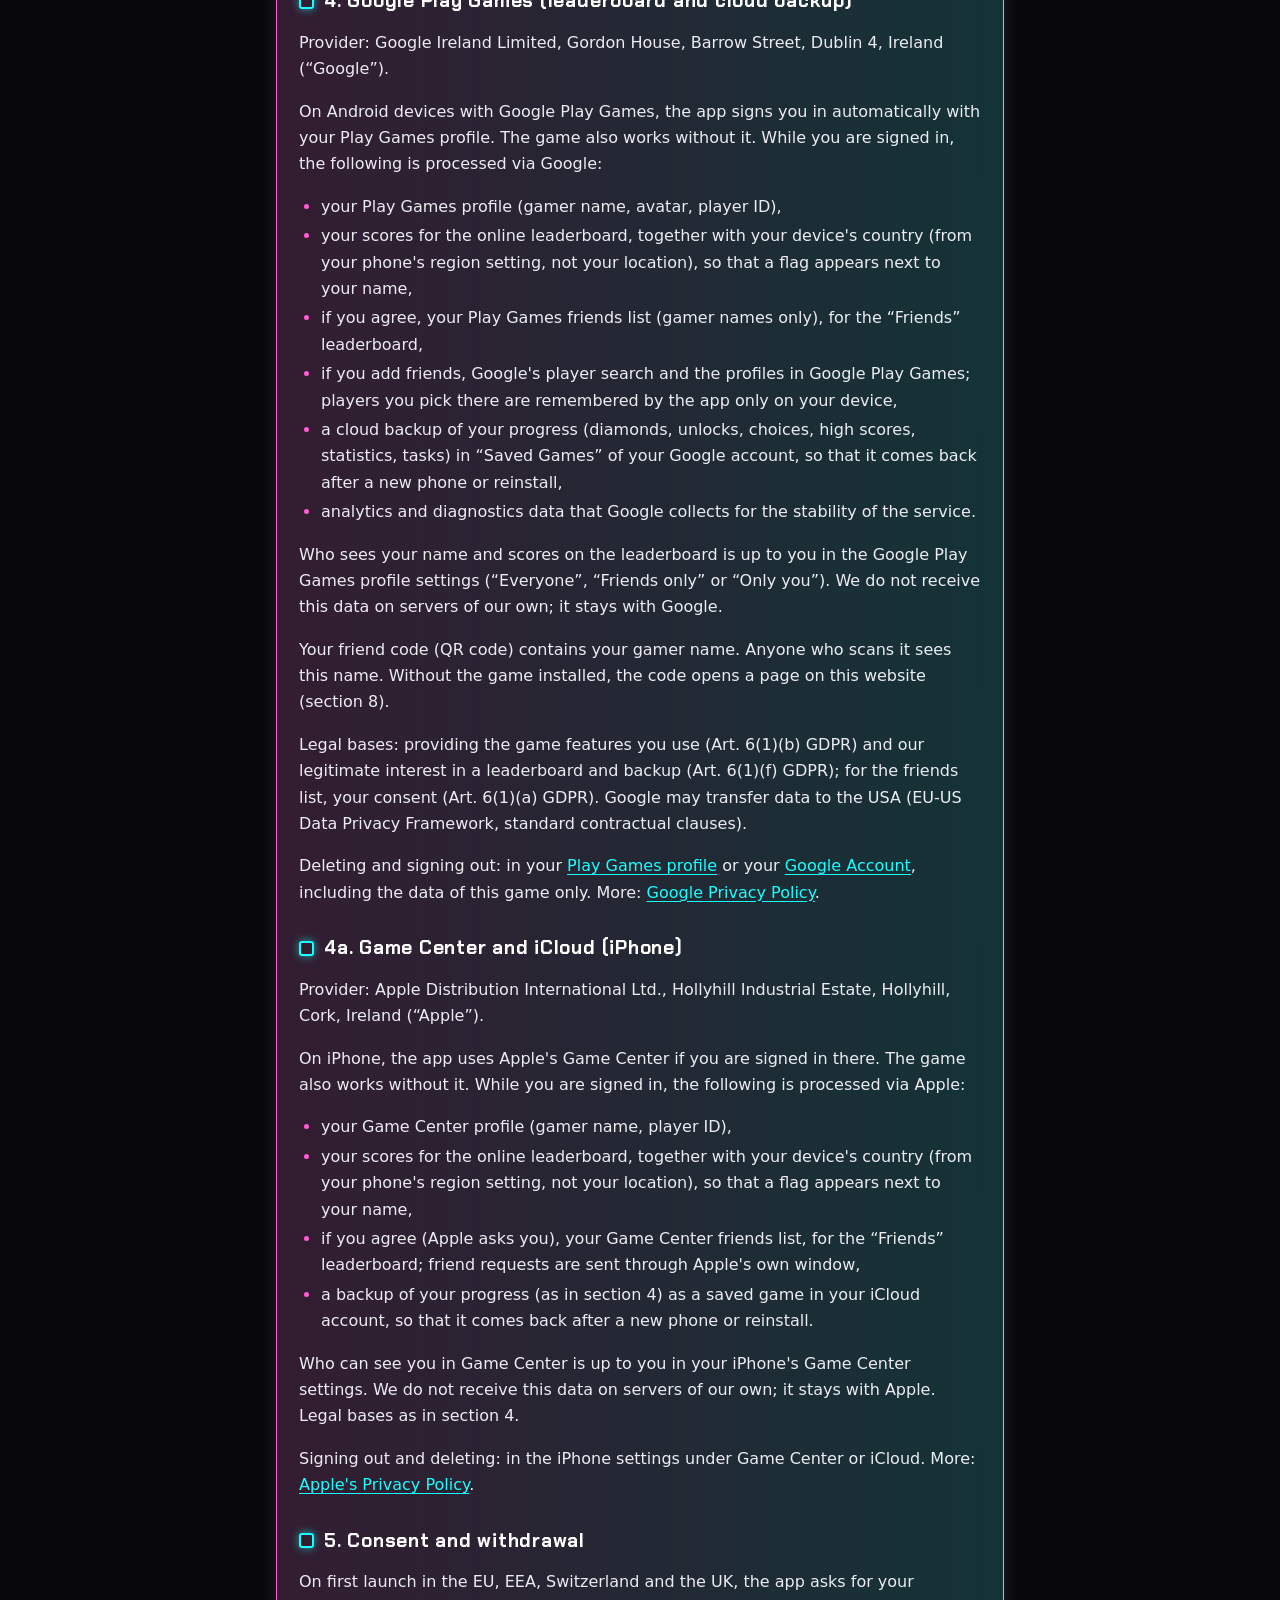
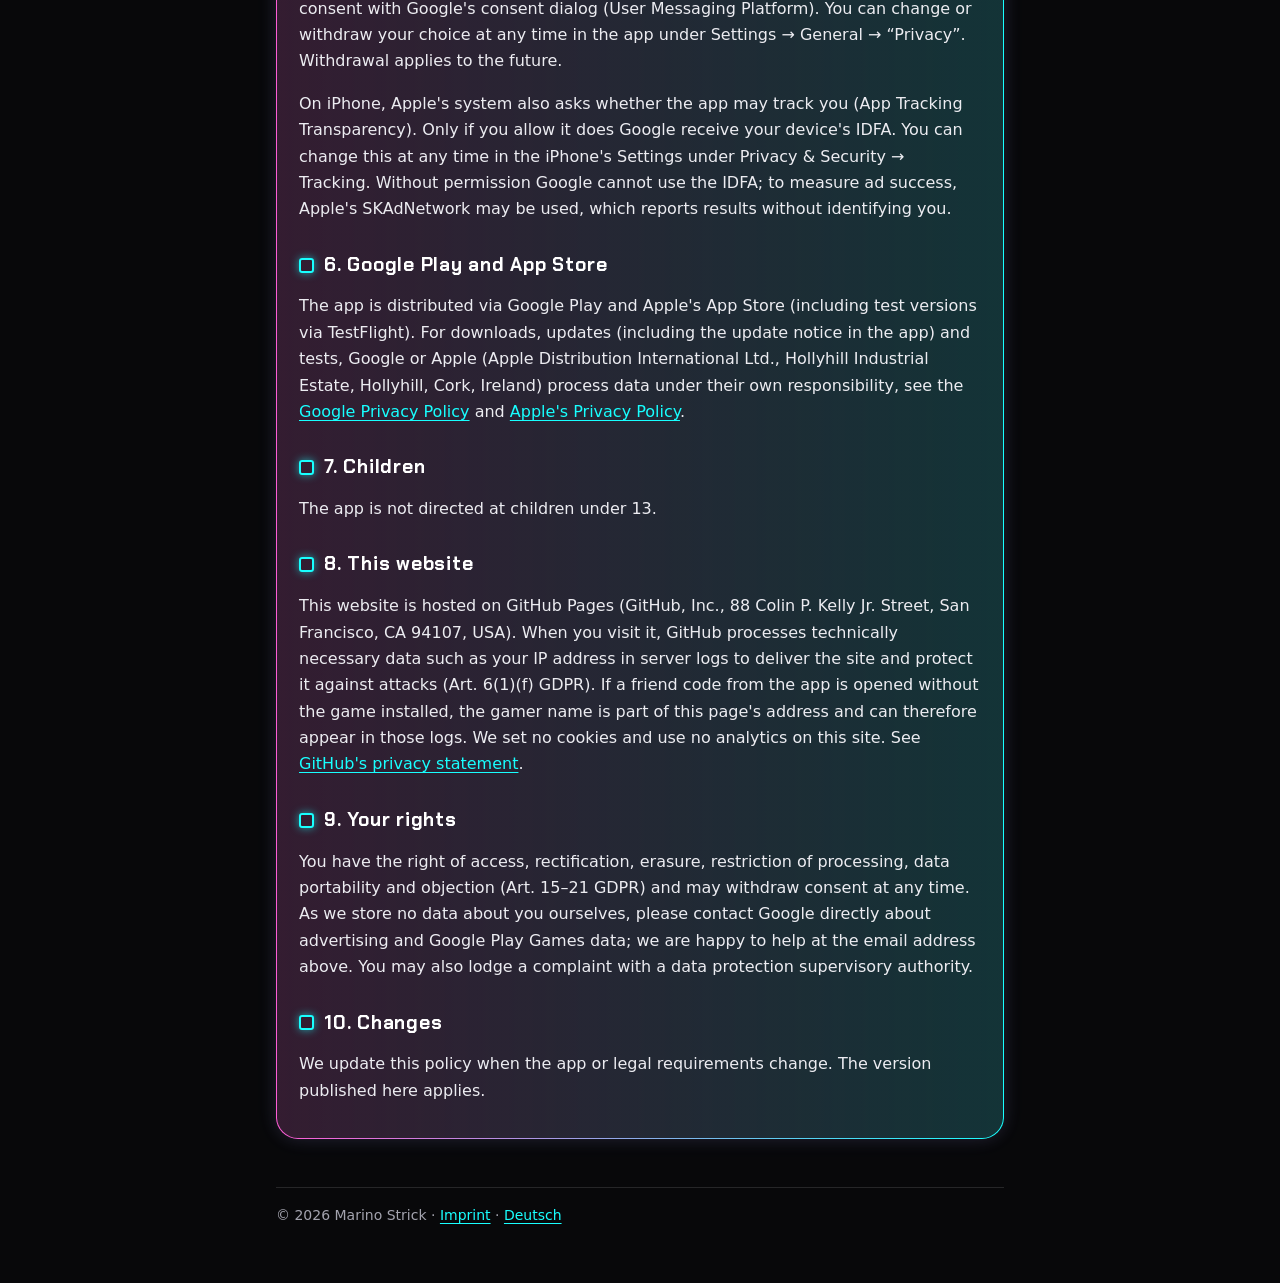
<file: privacy.html>
<!doctype html>
<html lang="en">
<head>
<meta charset="utf-8">
<meta name="viewport" content="width=device-width,initial-scale=1">
<title>Privacy Policy – Blockbeat 808</title>
<meta name="theme-color" content="#08080A">
<link rel="icon" href="icon.png?v=2">
<link rel="stylesheet" href="style.css?v=2">
</head>
<body>
<main>
  <a class="back" href="index.html">◂ Blockbeat 808</a>
  <h1>PRIVACY</h1>
  <div class="card">
  <p class="dim">Privacy policy for the app “Blockbeat 808” and this website. Last updated: November 2026.
    The <a href="datenschutz.html">German version</a> is authoritative.</p>

  <h2>1. Controller</h2>
  <p>Marino Strick<br>c/o POSTFLEX PFX-041-331<br>Emsdettener Straße 10<br>48268 Greven<br>Germany<br>
    Email: <a href="mailto:take4adev@gmail.com">take4adev@gmail.com</a></p>

  <h2>2. Overview</h2>
  <p>Blockbeat 808 is a game without an account of its own. We run no servers of our own and receive no
    data about you. Your saved game, high scores and settings (sound, vibration, design) are stored on your
    device. You can delete them at any time by clearing the app's data or uninstalling it.</p>
  <p>On Android you can turn on up to three reminders in the settings: daily tasks, weekly tasks and once
    after 5 days without playing. They stay off until you choose them, and Android asks for your permission
    first. The app schedules them only on your device and uses no push service. You can turn them off at any
    time in the app or in Android's settings.</p>
  <p>In the app, personal data is processed in only two places, as described below: for ads via Google AdMob
    (section 3) and for the online leaderboard and the cloud backup of your progress – on Android via Google
    Play Games (section 4), on iPhone via Apple's Game Center and iCloud (section 4a). We use no other analytics or tracking services.</p>

  <h2>3. Advertising with Google AdMob</h2>
  <p>Provider: Google Ireland Limited, Gordon House, Barrow Street, Dublin 4, Ireland (“Google”).</p>
  <p>The app shows a banner and, if you choose, video ads that let you continue a lost round once or
    earn diamonds.
    For this, Google processes in particular:</p>
  <ul>
    <li>your device's advertising ID (Android: Advertising ID; iPhone: the IDFA, only if you allow
      tracking when Apple asks, see section 5),</li>
    <li>your IP address and the approximate location derived from it,</li>
    <li>device information such as model, operating system, language and app version,</li>
    <li>information about which ads were shown and tapped.</li>
  </ul>
  <p>Purposes: serving and measuring ads, frequency capping, protection against fraud and abuse and –
    only with your consent – personalised advertising.</p>
  <p>Legal bases: your consent (Art. 6(1)(a) GDPR and Section 25(1) TDDDG for accessing information on
    your device). Without consent, Google shows only limited, non-personalised ads where permitted;
    processing necessary for this, e.g. fraud prevention, is based on legitimate interests
    (Art. 6(1)(f) GDPR).</p>
  <p>Google may transfer data to the USA. Google is certified under the EU-US Data Privacy Framework;
    the EU Commission's standard contractual clauses also apply.</p>
  <p>More: <a href="https://policies.google.com/privacy">Google Privacy Policy</a> and
    <a href="https://policies.google.com/technologies/ads">How Google uses data for advertising</a>.</p>

  <h2>4. Google Play Games (leaderboard and cloud backup)</h2>
  <p>Provider: Google Ireland Limited, Gordon House, Barrow Street, Dublin 4, Ireland (“Google”).</p>
  <p>On Android devices with Google Play Games, the app signs you in automatically with your Play Games
    profile. The game also works without it. While you are signed in, the following is processed via Google:</p>
  <ul>
    <li>your Play Games profile (gamer name, avatar, player ID),</li>
    <li>your scores for the online leaderboard, together with your device's country (from your phone's
    region setting, not your location), so that a flag appears next to your name,</li>
    <li>if you agree, your Play Games friends list (gamer names only), for the “Friends” leaderboard,</li>
    <li>if you add friends, Google's player search and the profiles in Google Play Games; players you pick
    there are remembered by the app only on your device,</li>
    <li>a cloud backup of your progress (diamonds, unlocks, choices, high scores, statistics, tasks) in
    “Saved Games” of your Google account, so that it comes back after a new phone or reinstall,</li>
    <li>analytics and diagnostics data that Google collects for the stability of the service.</li>
  </ul>
  <p>Who sees your name and scores on the leaderboard is up to you in the Google Play Games profile settings
    (“Everyone”, “Friends only” or “Only you”). We do not receive this data on servers of our own; it stays
    with Google.</p>
  <p>Your friend code (QR code) contains your gamer name. Anyone who scans it sees this name. Without the game
    installed, the code opens a page on this website (section 8).</p>
  <p>Legal bases: providing the game features you use (Art. 6(1)(b) GDPR) and our legitimate interest in a
    leaderboard and backup (Art. 6(1)(f) GDPR); for the friends list, your consent (Art. 6(1)(a) GDPR).
    Google may transfer data to the USA (EU-US Data Privacy Framework, standard contractual clauses).</p>
  <p>Deleting and signing out: in your <a href="https://play.google.com/games/profile">Play Games profile</a>
    or your <a href="https://myaccount.google.com">Google Account</a>, including the data of this game only.
    More: <a href="https://policies.google.com/privacy">Google Privacy Policy</a>.</p>

  <h2>4a. Game Center and iCloud (iPhone)</h2>
  <p>Provider: Apple Distribution International Ltd., Hollyhill Industrial Estate, Hollyhill, Cork, Ireland (“Apple”).</p>
  <p>On iPhone, the app uses Apple's Game Center if you are signed in there. The game also works without it.
    While you are signed in, the following is processed via Apple:</p>
  <ul>
    <li>your Game Center profile (gamer name, player ID),</li>
    <li>your scores for the online leaderboard, together with your device's country (from your phone's
    region setting, not your location), so that a flag appears next to your name,</li>
    <li>if you agree (Apple asks you), your Game Center friends list, for the “Friends” leaderboard; friend
    requests are sent through Apple's own window,</li>
    <li>a backup of your progress (as in section 4) as a saved game in your iCloud account, so that it comes
    back after a new phone or reinstall.</li>
  </ul>
  <p>Who can see you in Game Center is up to you in your iPhone's Game Center settings. We do not receive this
    data on servers of our own; it stays with Apple. Legal bases as in section 4.</p>
  <p>Signing out and deleting: in the iPhone settings under Game Center or iCloud. More:
    <a href="https://www.apple.com/legal/privacy/">Apple's Privacy Policy</a>.</p>

  <h2>5. Consent and withdrawal</h2>
  <p>On first launch in the EU, EEA, Switzerland and the UK, the app asks for your consent with Google's
    consent dialog (User Messaging Platform). You can change or withdraw your choice at any time in the
    app under Settings → General → “Privacy”. Withdrawal applies to the future.</p>
  <p>On iPhone, Apple's system also asks whether the app may track you (App Tracking Transparency).
    Only if you allow it does Google receive your device's IDFA. You can change this at any time in the
    iPhone's Settings under Privacy &amp; Security → Tracking. Without permission Google cannot use the IDFA;
    to measure ad success, Apple's SKAdNetwork may be used, which reports results without identifying you.</p>

  <h2>6. Google Play and App Store</h2>
  <p>The app is distributed via Google Play and Apple's App Store (including test versions via TestFlight).
    For downloads, updates (including the update notice in the app) and tests, Google or Apple (Apple Distribution International Ltd., Hollyhill
    Industrial Estate, Hollyhill, Cork, Ireland) process data under their own responsibility, see the
    <a href="https://policies.google.com/privacy">Google Privacy Policy</a> and
    <a href="https://www.apple.com/legal/privacy/">Apple's Privacy Policy</a>.</p>

  <h2>7. Children</h2>
  <p>The app is not directed at children under 13.</p>

  <h2>8. This website</h2>
  <p>This website is hosted on GitHub Pages (GitHub, Inc., 88 Colin P. Kelly Jr. Street, San Francisco,
    CA 94107, USA). When you visit it, GitHub processes technically necessary data such as your IP address
    in server logs to deliver the site and protect it against attacks (Art. 6(1)(f) GDPR). If a friend code from the app is opened without the game installed, the gamer name is
    part of this page's address and can therefore appear in those logs. We set no
    cookies and use no analytics on this site. See
    <a href="https://docs.github.com/site-policy/privacy-policies/github-general-privacy-statement">GitHub's privacy statement</a>.</p>

  <h2>9. Your rights</h2>
  <p>You have the right of access, rectification, erasure, restriction of processing, data portability
    and objection (Art. 15–21 GDPR) and may withdraw consent at any time. As we store no data about you
    ourselves, please contact Google directly about advertising and Google Play Games data; we are happy to help at the email
    address above. You may also lodge a complaint with a data protection supervisory authority.</p>

  <h2>10. Changes</h2>
  <p>We update this policy when the app or legal requirements change. The version published here applies.</p>

  </div>

  <footer>© 2026 Marino Strick · <a href="impressum.html">Imprint</a> · <a href="datenschutz.html">Deutsch</a></footer>
</main>
</body>
</html>
</file>
<file: style.css>
/* take4adev / Blockbeat 808 - in the game's neon look (owner 2026-11-02,
   docs/design.md): near-black case with soft colored glows, outlines in the
   pink-to-turquoise gradient instead of filled colors, the menu font
   ChakraPetch for titles and buttons. No web fonts from outside or other
   outside requests (this site holds the privacy policy): the font is here
   in fonts/ (SIL Open Font License, fonts/OFL.txt). */
@font-face {
  font-family: "ChakraPetch"; font-weight: 700; font-display: swap;
  src: url("fonts/ChakraPetch-Bold.ttf") format("truetype");
}
:root {
  --bg: #08080A; --face: #121216; --panel: rgba(18,18,22,.86); --line: rgba(255,255,255,.12);
  --text: #ECECF1; --dim: #A3A3AE; --pink: #FF5CD6; --cyan: #18FFFF; --gold: #F5C842;
  --blue: #2F6BFF; --green: #39FF14; --led: #FF3B1F;
  --neon: linear-gradient(90deg, var(--pink), var(--cyan));
  --menu: "ChakraPetch", system-ui, sans-serif;
}
* { box-sizing: border-box; }
html { background: var(--bg); }
body {
  margin: 0; color: var(--text);
  font: 16px/1.65 system-ui, -apple-system, "Segoe UI", Roboto, sans-serif;
  background:
    radial-gradient(520px 420px at 8% 4%, rgba(255,92,214,.16), transparent 70%),
    radial-gradient(560px 420px at 96% 10%, rgba(24,255,255,.11), transparent 70%),
    radial-gradient(520px 460px at 20% 62%, rgba(57,255,20,.05), transparent 70%),
    radial-gradient(560px 480px at 88% 78%, rgba(245,200,66,.06), transparent 70%),
    var(--bg);
  background-attachment: fixed;
  min-height: 100vh;
}
main { max-width: 760px; margin: 0 auto; padding: 28px 16px 56px; }
a { color: var(--cyan); text-underline-offset: 3px; }
a:hover { color: var(--pink); }
h1 { margin: 18px 0 6px; font: 700 30px/1.15 var(--menu); letter-spacing: .12em; color: #fff;
  text-shadow: 0 0 14px rgba(255,255,255,.25); }
h2 { margin: 30px 0 8px; font: 700 19px/1.3 var(--menu); letter-spacing: .04em; color: #fff;
  display: flex; align-items: center; gap: 10px; }
h2::before { content: ""; width: 11px; height: 11px; border-radius: 3px; flex: none;
  border: 2px solid var(--cyan); box-shadow: 0 0 8px rgba(24,255,255,.6); }
h3 { margin-top: 20px; font: 700 16px/1.3 var(--menu); letter-spacing: .04em; color: #fff; }
p.dim, .dim { color: var(--dim); }
ul { padding-left: 22px; }
li { margin: 3px 0; }
li::marker { color: var(--pink); }
b, strong { color: #fff; }

/* A dark face with a glowing pink-to-turquoise edge (the game's NeonEdge). */
.neon, nav a, .card, .feature, .bar {
  border: 1.5px solid transparent;
  background: linear-gradient(var(--face), var(--face)) padding-box, var(--neon) border-box;
}

/* The 16-step row of the start menu, with a running light. */
.steps { display: grid; grid-template-columns: repeat(16, 1fr); gap: 5px; max-width: 520px; margin: 8px auto 26px; }
.steps span { aspect-ratio: 1; border-radius: 4px; background: #1C1C20; position: relative;
  animation: run 1.92s steps(1) infinite; }
.steps span.on::after { content: ""; position: absolute; left: 18%; top: 16%; width: 18%; height: 18%;
  border-radius: 50%; background: var(--led); box-shadow: 0 0 6px var(--led); }
.steps span:nth-child(1) { animation-delay: 0s } .steps span:nth-child(2) { animation-delay: .12s }
.steps span:nth-child(3) { animation-delay: .24s } .steps span:nth-child(4) { animation-delay: .36s }
.steps span:nth-child(5) { animation-delay: .48s } .steps span:nth-child(6) { animation-delay: .6s }
.steps span:nth-child(7) { animation-delay: .72s } .steps span:nth-child(8) { animation-delay: .84s }
.steps span:nth-child(9) { animation-delay: .96s } .steps span:nth-child(10) { animation-delay: 1.08s }
.steps span:nth-child(11) { animation-delay: 1.2s } .steps span:nth-child(12) { animation-delay: 1.32s }
.steps span:nth-child(13) { animation-delay: 1.44s } .steps span:nth-child(14) { animation-delay: 1.56s }
.steps span:nth-child(15) { animation-delay: 1.68s } .steps span:nth-child(16) { animation-delay: 1.8s }
@keyframes run { 0% { outline: 2px solid #fff; outline-offset: 1px } 6.25%, 100% { outline: 0 } }
@media (prefers-reduced-motion: reduce) { .steps span { animation: none; } }

/* The game's logo: BLOCK in pink, BEAT in turquoise, "808" as a gradient
   outline with a dark face, a neon bar under it. */
.hero { display: flex; align-items: center; justify-content: center; gap: 26px; flex-wrap: wrap; text-align: center; }
.hero img { width: 104px; height: 104px; border-radius: 24px;
  box-shadow: 0 10px 30px rgba(0,0,0,.6), 0 0 22px rgba(255,92,214,.25); }
.title { display: inline-flex; flex-direction: column; align-items: center; line-height: 1; }
.title .t1 { font: 700 34px/1 var(--menu); letter-spacing: 5px; }
.title .t1 .b { color: var(--pink); text-shadow: 0 0 12px rgba(255,92,214,.7); }
.title .t1 .c { color: var(--cyan); text-shadow: 0 0 12px rgba(24,255,255,.7); }
.title svg { display: block; width: 200px; height: auto; margin-top: 4px;
  filter: drop-shadow(0 0 8px rgba(255,92,214,.35)) drop-shadow(0 0 10px rgba(24,255,255,.25)); }
.title .bar { width: 168px; height: 11px; border-radius: 6px; margin-top: 4px;
  box-shadow: 0 0 10px rgba(255,92,214,.35), 0 0 12px rgba(24,255,255,.25); }
.lead { font-size: 18px; margin-top: 26px; }
.center { text-align: center; }
.badge { display: inline-block; margin-top: 18px; padding: 5px 14px; border-radius: 20px;
  font: 700 13px/1.4 var(--menu); letter-spacing: .08em; color: var(--gold);
  border: 1.5px solid rgba(245,200,66,.6); box-shadow: 0 0 10px rgba(245,200,66,.25); }

/* Three feature tiles: dark boxes with a neon edge, the symbol outlined. */
.features { display: grid; grid-template-columns: repeat(auto-fit, minmax(200px, 1fr)); gap: 12px; margin: 26px 0 8px; }
.feature { border-radius: 16px; padding: 14px 16px; box-shadow: 0 0 14px rgba(255,92,214,.10); }
.feature b { display: flex; align-items: center; gap: 9px; color: #fff; font: 700 16px/1.3 var(--menu); letter-spacing: .06em; }
.feature b::before { content: ""; width: 14px; height: 14px; border-radius: 4px; flex: none;
  border: 2px solid var(--c, var(--pink)); box-shadow: 0 0 8px var(--c, var(--pink)); }
.feature p { margin: 6px 0 0; color: var(--dim); font-size: 14px; line-height: 1.5; }

/* Links as the game's buttons: dark pills with a glowing gradient edge. */
nav { display: flex; flex-wrap: wrap; gap: 10px; margin: 26px 0 8px; }
nav a { text-decoration: none; color: #fff; font: 700 14px/1 var(--menu); letter-spacing: .12em; text-transform: uppercase;
  padding: 12px 20px; border-radius: 40px; border-width: 2px;
  box-shadow: 0 0 8px rgba(255,92,214,.25), 0 0 10px rgba(24,255,255,.15); }
nav a:hover { color: #fff; box-shadow: 0 0 12px rgba(255,92,214,.5), 0 0 16px rgba(24,255,255,.35); }
nav a.primary { box-shadow: 0 0 14px rgba(255,92,214,.5), 0 0 18px rgba(24,255,255,.35); }

/* Legal pages: the text sits on a card like the game's popups. */
.back { display: inline-block; text-decoration: none; color: var(--dim); font: 700 13px/1 var(--menu); letter-spacing: .1em;
  padding: 9px 14px; border: 1.5px solid var(--line); border-radius: 20px; }
.back:hover { color: #fff; border-color: var(--cyan); box-shadow: 0 0 10px rgba(24,255,255,.3); }
.card { background: linear-gradient(var(--panel), var(--panel)) padding-box, var(--neon) border-box;
  border-radius: 22px; padding: 6px 22px 18px; margin-top: 18px;
  box-shadow: 0 0 18px rgba(255,92,214,.12), 0 0 22px rgba(24,255,255,.08); }

footer { margin-top: 48px; color: var(--dim); font-size: 14px; border-top: 1px solid var(--line); padding-top: 16px; }
@media (max-width: 520px) {
  .title .t1 { font-size: 28px; letter-spacing: 4px; }
  .title svg { width: 168px; }
  .title .bar { width: 140px; }
  .hero img { width: 84px; height: 84px; border-radius: 20px; }
  .card { padding: 4px 16px 14px; }
  nav a { padding: 11px 16px; }
}

/* Official store badges (stores.js BB.badges). Google's PNG carries its own
   clear space, so it is drawn larger to match the App Store badge. */
.stores { display: flex; flex-wrap: wrap; align-items: center; justify-content: center; gap: 6px 14px; margin: 22px 0 4px; }
.store-badge { display: block; line-height: 0; }
.store-badge.apple img { height: 44px; }
.store-badge.play img { height: 57px; margin: -9px -8px; }
.store-soon { color: #9a9aa6; font-size: 14px; }
</file>
